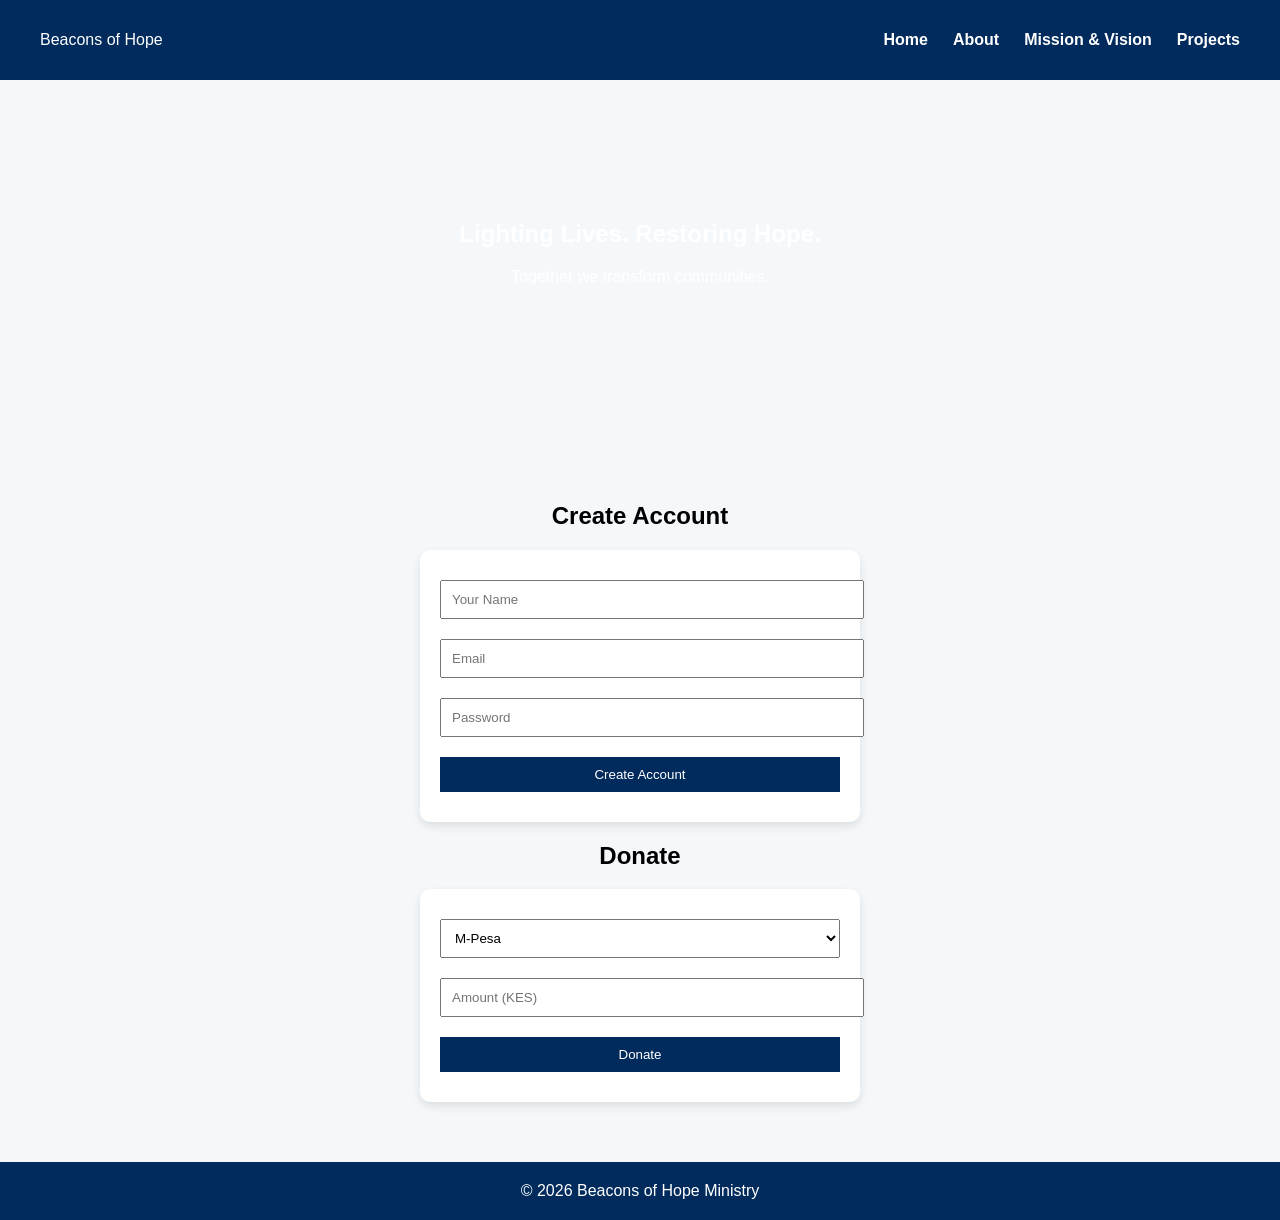
<file: index.html>
<!DOCTYPE html>
<html>

<head>
    <title>Beacons of Hope - Home</title>
    <link rel="stylesheet" href="css/style.css">
</head>

<body>

    <div id="navbar"></div>

    <section class="hero">
        <h1>Lighting Lives. Restoring Hope.</h1>
        <p>Together we transform communities.</p>
    </section>

    <section>
        <h2>Create Account</h2>
        <div class="form-box" action="login.php" method="POST">
            <input type="text" id="name" placeholder="Your Name">
            <input type="email" placeholder="Email">
            <input type="password" placeholder="Password" id="Password">
            <button onclick="Password()" onclick="createAccount()">Create Account</button>
        </div>

        <h2>Donate</h2>
        <div class="form-box">
            <select id="payment">
<option value="mpesa">M-Pesa</option>
<option value="card">Bank Card</option>
</select>
            <input type="number" id="amount" placeholder="Amount (KES)">
            <button onclick="donate()">Donate</button>
        </div>
    </section>

    <footer>
        © 2026 Beacons of Hope Ministry
    </footer>

    <script src="js/script.js"></script>
</body>

</html>
</file>
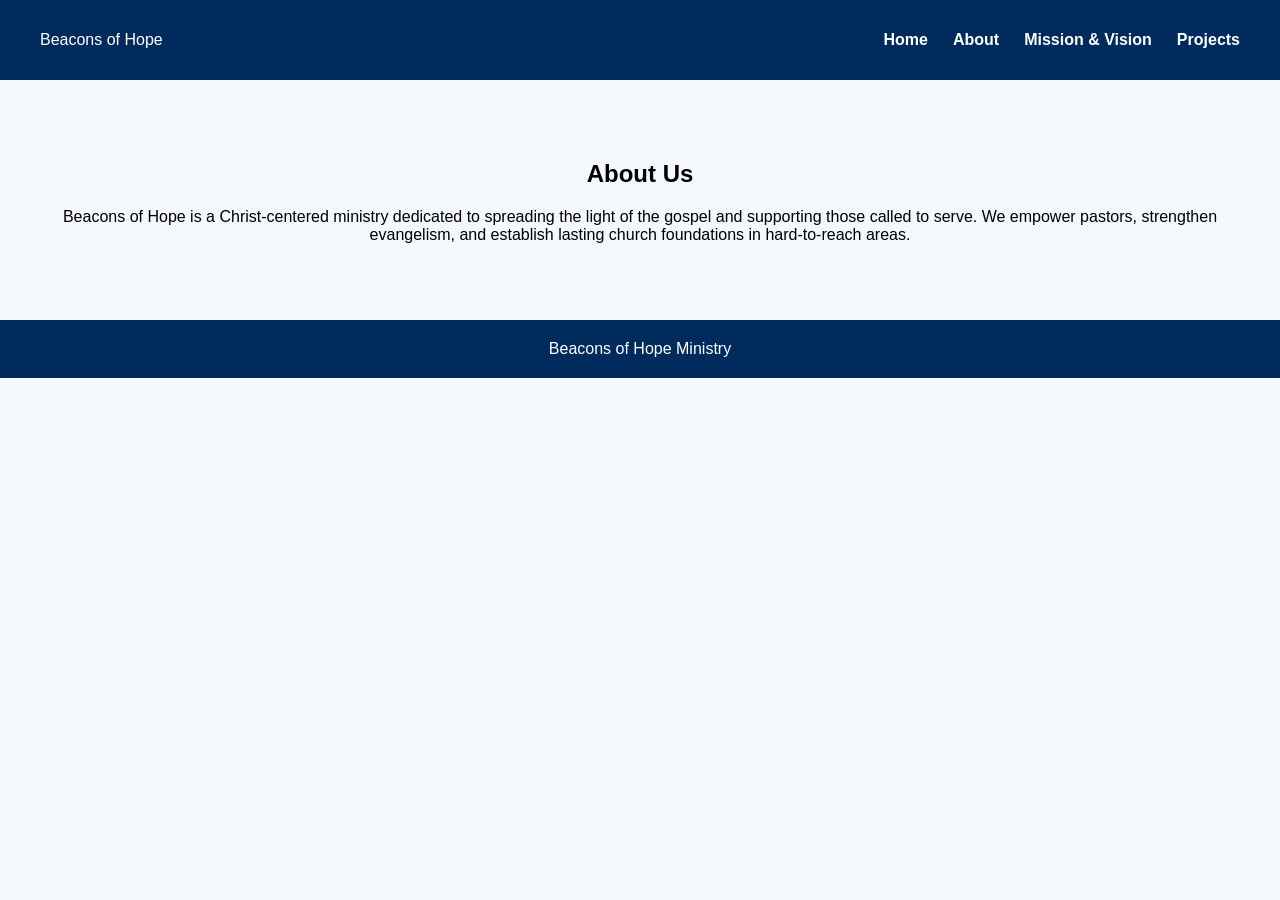
<file: about.html>
<!DOCTYPE html>
<html>

<head>
    <title>About - Beacons of Hope</title>
    <link rel="stylesheet" href="css/style.css">
</head>

<body>

    <div id="navbar"></div>

    <section>
        <h1>About Us</h1>
        <p>
            Beacons of Hope is a Christ-centered ministry dedicated to spreading the light of the gospel and supporting those called to serve. We empower pastors, strengthen evangelism, and establish lasting church foundations in hard-to-reach areas.
        </p>
    </section>

    <footer>Beacons of Hope Ministry</footer>

    <script src="js/script.js"></script>
</body>

</html>
</file>
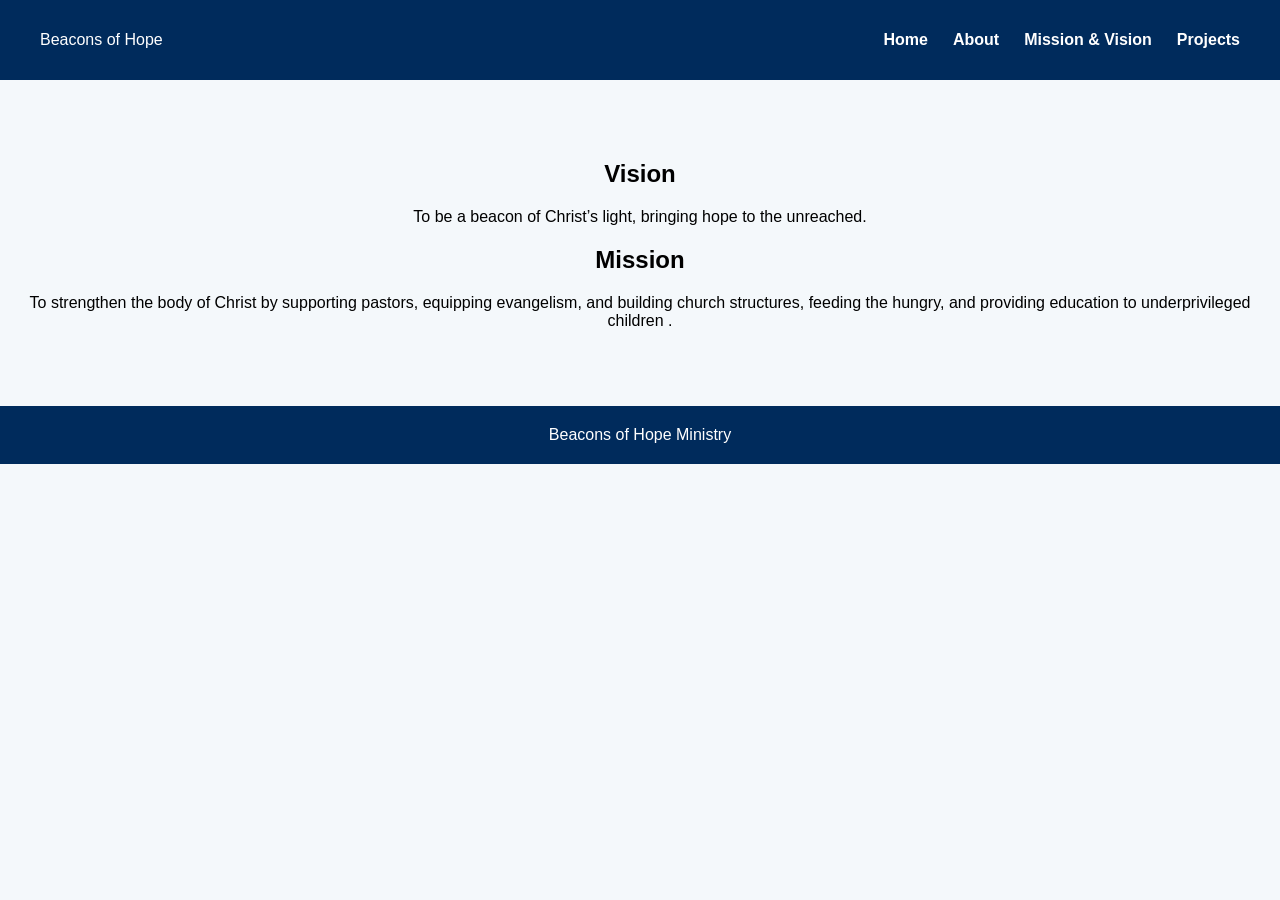
<file: mission.html>
<!DOCTYPE html>
<html>

<head>
    <title>Mission & Vision</title>
    <link rel="stylesheet" href="css/style.css">
</head>

<body>

    <div id="navbar"></div>

    <section>
        <h1>Vision</h1>
        <p>To be a beacon of Christ’s light, bringing hope to the unreached.</p>

        <h1>Mission</h1>
        <p>To strengthen the body of Christ by supporting pastors, equipping evangelism, and building church structures, feeding the hungry, and providing education to underprivileged children .</p>
    </section>

    <footer>Beacons of Hope Ministry</footer>

    <script src="js/script.js"></script>
</body>

</html>
</file>
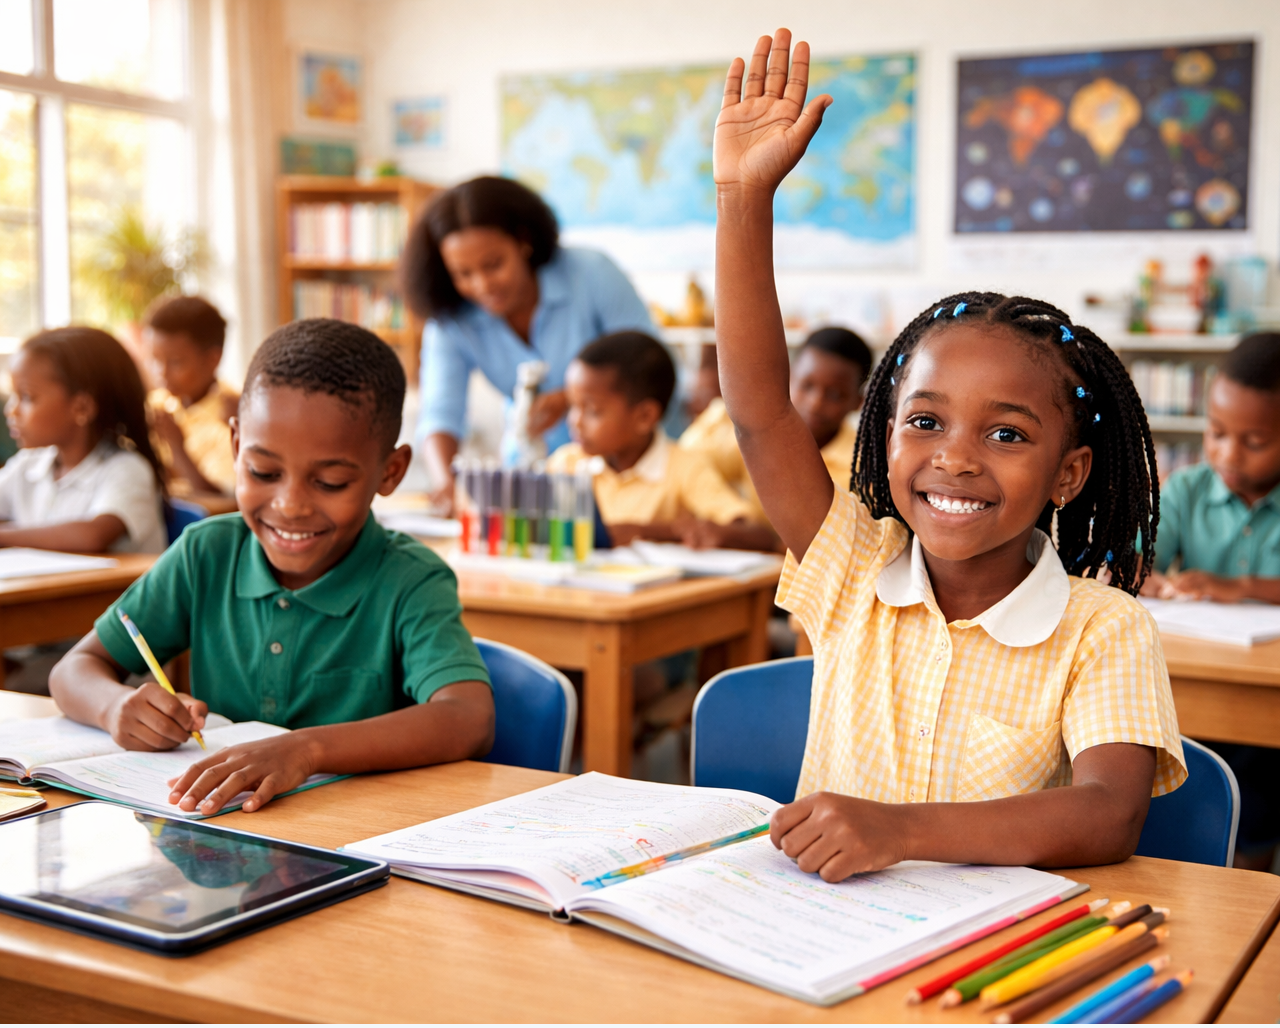
<file: schooling.html>
<!DOCTYPE html>
<html lang="en">


<head>
    <meta charset="UTF-8">
    <meta name="viewport" content="width=device-width, initial-scale=1.0">
    <title>Document</title>
    <link rel="stylesheet" href="css/style.css">
</head>

<body>
    <img id="smile" src="Project images/Engaged students in vibrant classroom setting.png" alt="Smiles of Hope: Empowering Education for a Brighter Future">

</body>

</html>
</file>
<file: css/style.css>
body {
    margin: 0;
    font-family: Arial, Helvetica, sans-serif;
    background-color: #f4f8fb;
}

nav {
    background: #002b5c;
    color: white;
    padding: 15px 40px;
    display: flex;
    justify-content: space-between;
    align-items: center;
}

nav ul {
    list-style: none;
    display: flex;
    gap: 25px;
}

nav a {
    color: white;
    text-decoration: none;
    font-weight: bold;
}

nav a:hover {
    color: gold;
}

section {
    padding: 60px 20px;
    text-align: center;
}

.hero {
    background: url('https://images.unsplash.com/photo-1509099836639-18ba1795216d') center/cover no-repeat;
    color: white;
    padding: 120px 20px;
}

.form-box {
    max-width: 400px;
    margin: auto;
    background: white;
    padding: 20px;
    border-radius: 10px;
    box-shadow: 0 4px 10px rgba(0, 0, 0, 0.1);
}

input,
select,
button {
    width: 100%;
    padding: 10px;
    margin: 10px 0;
}

button {
    background: #002b5c;
    color: white;
    border: none;
    cursor: pointer;
}

button:hover {
    background: #004080;
}

.projects {
    display: flex;
    gap: 20px;
    flex-wrap: wrap;
    justify-content: center;
}

.card {
    width: 300px;
    background: white;
    border-radius: 10px;
    overflow: hidden;
    box-shadow: 0 4px 10px rgba(0, 0, 0, 0.1);
    transition: transform 0.3s ease, box-shadow 0.3s ease;
}

.card:hover {
    transform: translateY(-10px);
    box-shadow: 0 8px 20px rgba(0, 0, 0, 0.2);
}

.card img {
    width: 100%;
    height: 200px;
    object-fit: cover;
}

footer {
    background: #002b5c;
    color: white;
    padding: 20px;
    text-align: center;
}

.smile {
    width: 700px;
    border-radius: 50px;
    box-shadow: 0 4px 10px rgba(0, 0, 0, 0.1);
}
</file>
